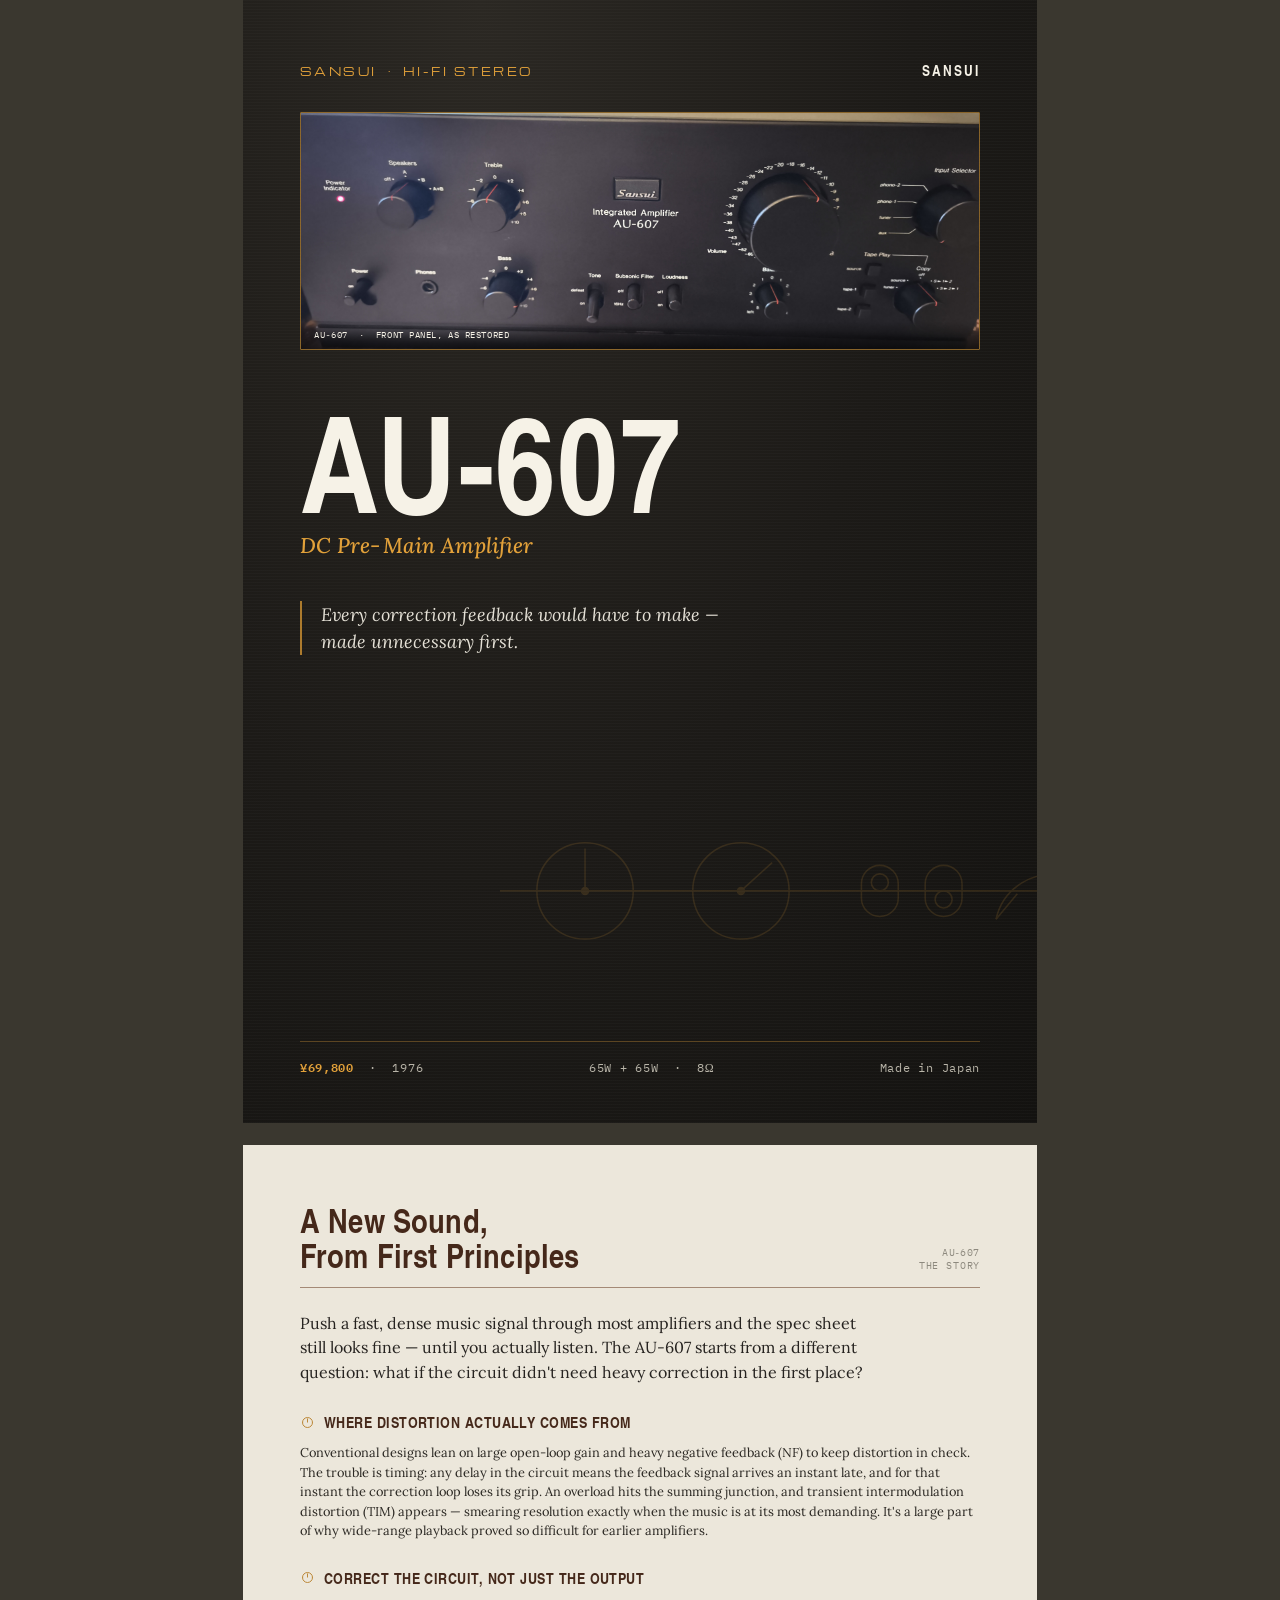
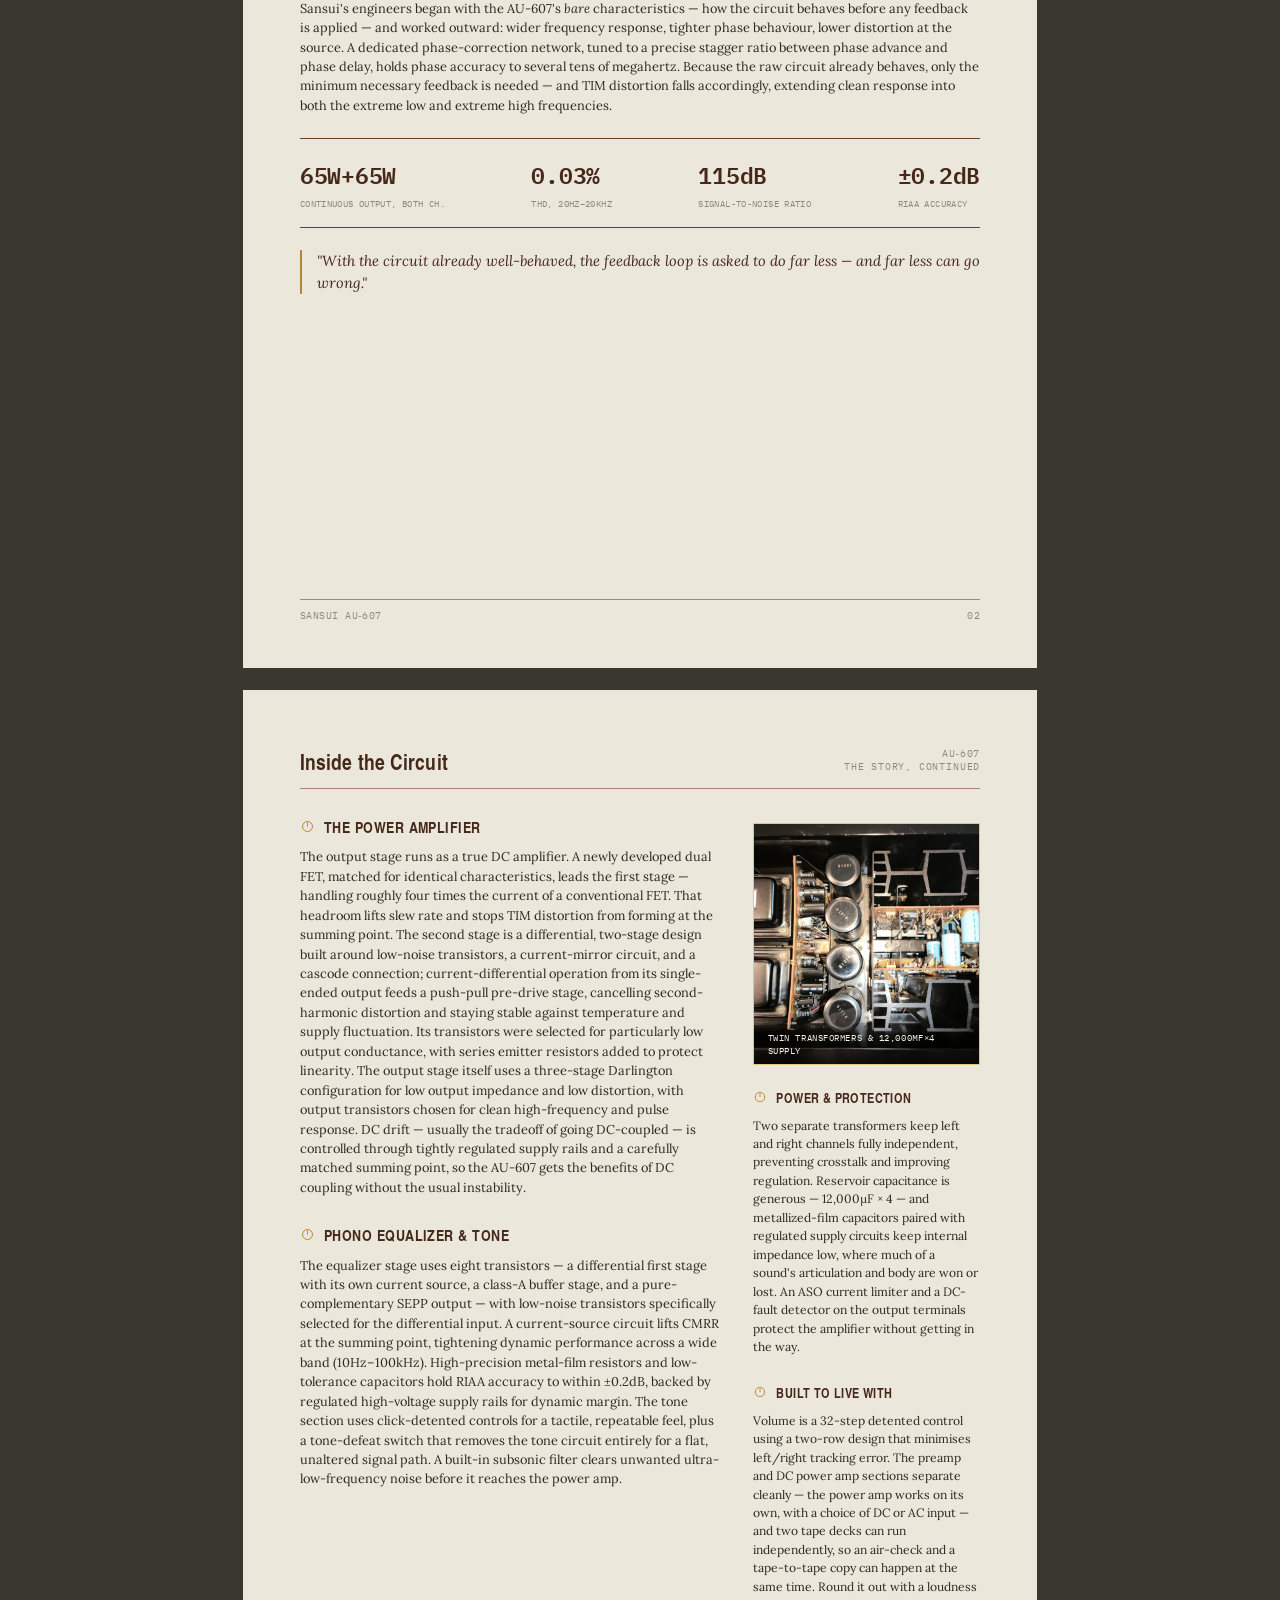
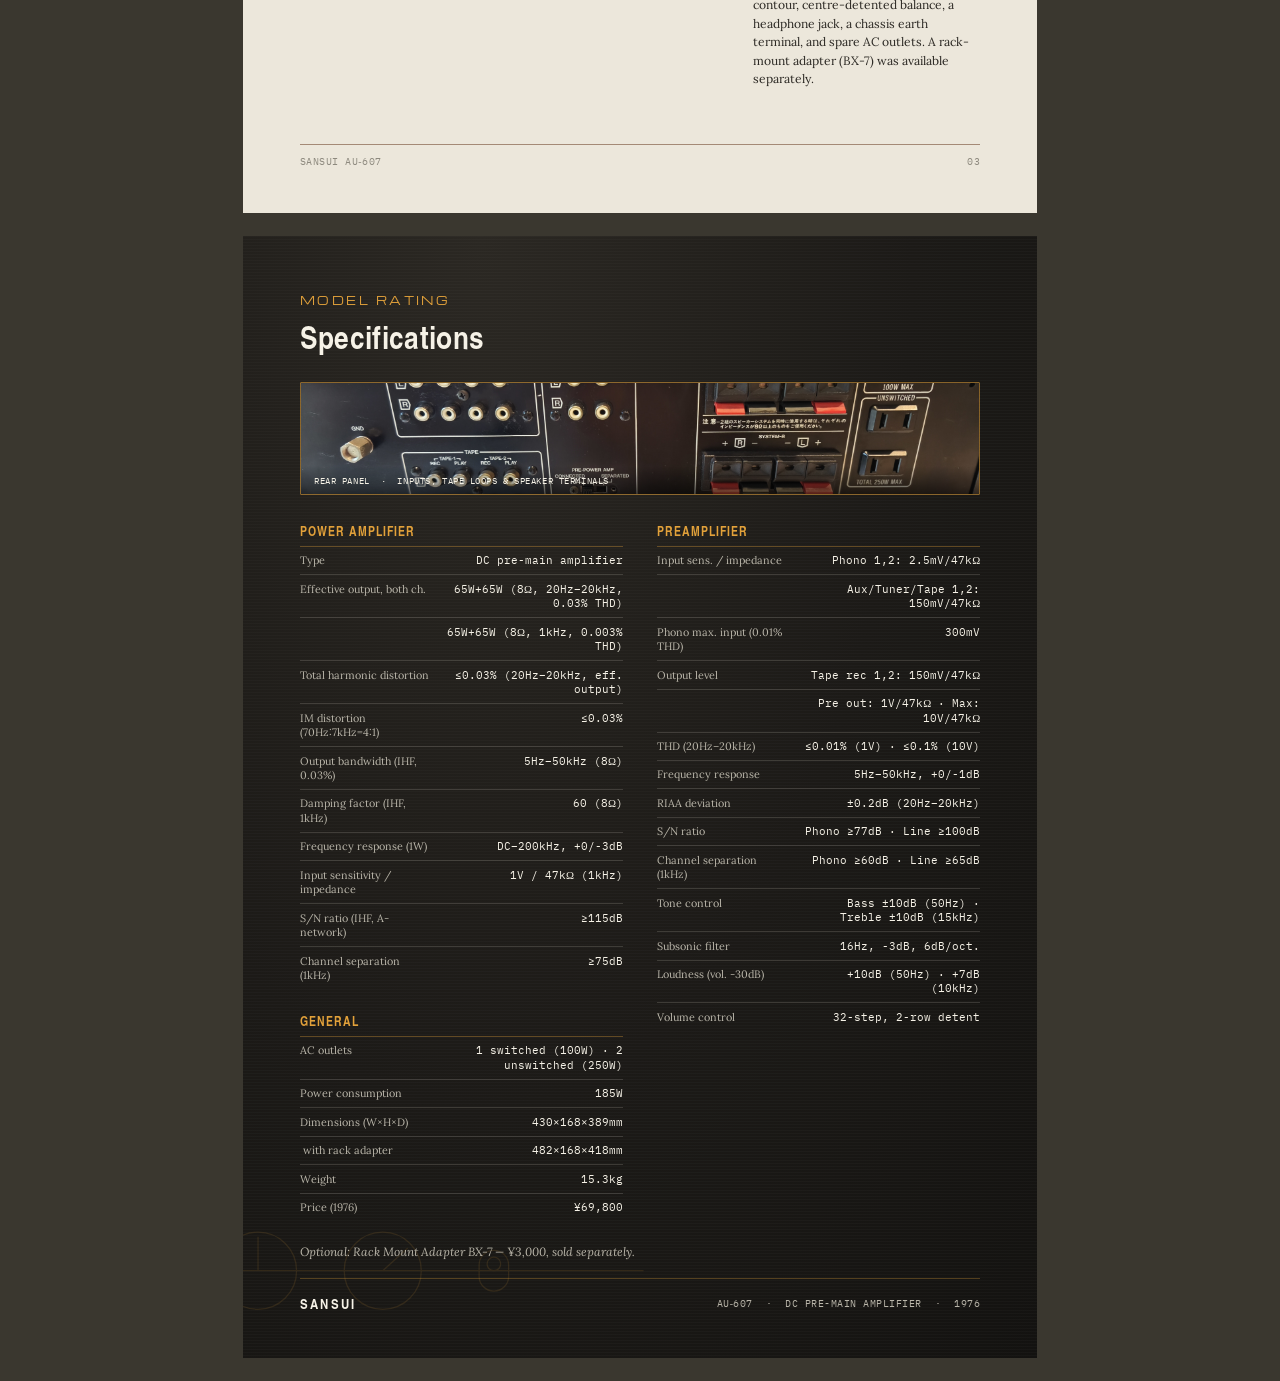
<file: Brochures/au-607.html>
<!DOCTYPE html>
<html lang="en">
<head>
<meta charset="UTF-8">
<title>SANSUI AU-607 — Brochure</title>
<style>

  :root{
    --ink:        #1C1A17;
    --ink-2:      #262320;
    --paper:      #ECE7DB;
    --cream:      #F6F2E7;
    --walnut:     #6B3F26;
    --walnut-dk:  #45281A;
    --amber:      #E2A13A;
    --amber-dim:  #B9832F;
    --steel:      #8D897E;
    --steel-lt:   #B9B5A9;
    --line-on-dark: rgba(236,231,219,0.16);
  }

  @font-face{ font-family:'AU607 Display'; src:url('fonts/texgyreheroscn-regular.otf') format('opentype'); font-weight:400; font-style:normal; }
  @font-face{ font-family:'AU607 Display'; src:url('fonts/texgyreheroscn-bold.otf') format('opentype'); font-weight:700; font-style:normal; }
  @font-face{ font-family:'AU607 Body'; src:url('fonts/Lora-Regular-static.ttf') format('truetype'); font-weight:400; font-style:normal; }
  @font-face{ font-family:'AU607 Body'; src:url('fonts/Lora-Medium-static.ttf') format('truetype'); font-weight:500; font-style:normal; }
  @font-face{ font-family:'AU607 Body'; src:url('fonts/Lora-Bold-static.ttf') format('truetype'); font-weight:700; font-style:normal; }
  @font-face{ font-family:'AU607 Body'; src:url('fonts/Lora-Italic-static.ttf') format('truetype'); font-weight:400; font-style:italic; }
  @font-face{ font-family:'AU607 Body'; src:url('fonts/Lora-MediumItalic-static.ttf') format('truetype'); font-weight:500; font-style:italic; }
  @font-face{ font-family:'AU607 Mono'; src:url('fonts/IBMPlexMono-Regular.ttf') format('truetype'); font-weight:400; font-style:normal; }
  @font-face{ font-family:'AU607 Mono'; src:url('fonts/IBMPlexMono-Medium.ttf') format('truetype'); font-weight:500; font-style:normal; }
  @font-face{ font-family:'AU607 Mono'; src:url('fonts/IBMPlexMono-SemiBold.ttf') format('truetype'); font-weight:600; font-style:normal; }
  @font-face{ font-family:'AU607 Accent'; src:url('fonts/Michroma-Regular.ttf') format('truetype'); font-weight:400; font-style:normal; }

  *{ box-sizing:border-box; margin:0; padding:0; }

  html,body{
    background:#3a372f;
  }

  body{
    font-family:'AU607 Body', Georgia, serif;
    color:var(--ink);
  }

  .dial{ display:inline-block; vertical-align:-3px; flex:none; }

  /* ============ PAGE / SHEET FRAME ============ */
  .sheet{
    width:210mm;
    height:297mm;
    position:relative;
    overflow:hidden;
    page-break-after:always;
    margin:0 auto 6mm auto;
    background:var(--paper);
  }
  .sheet:last-child{ page-break-after:auto; }

  .sheet .content{
    position:relative;
    z-index:2;
    height:100%;
    display:flex;
    flex-direction:column;
  }

  /* brushed-aluminum texture for dark panels */
  .dark{
    background:
      repeating-linear-gradient(180deg,
        rgba(255,255,255,0.020) 0px,
        rgba(255,255,255,0.020) 1px,
        rgba(0,0,0,0) 1px,
        rgba(0,0,0,0) 3px),
      radial-gradient(ellipse at 30% 0%, #2b2823 0%, var(--ink) 55%, #131210 100%);
    color:var(--cream);
  }

  .eyebrow{
    font-family:'AU607 Accent', sans-serif;
    font-size:8.4pt;
    letter-spacing:0.22em;
    text-transform:uppercase;
    color:var(--amber);
  }

  .rule{
    height:1px;
    background:var(--walnut);
    opacity:0.55;
    width:100%;
  }
  .dark .rule{ background:var(--amber-dim); opacity:0.4; }

  /* ============ PHOTO FRAMES (actual images) ============ */
  .photo-frame{
    position:relative;
    overflow:hidden;
    border-radius:1px;
    border:1px solid rgba(226,161,58,0.55);
  }
  .photo-frame img{
    width:100%;
    height:100%;
    object-fit:cover;
    display:block;
  }
  .photo-frame .cap{
    position:absolute;
    left:0; right:0; bottom:0;
    padding:2mm 3.5mm;
    background:linear-gradient(0deg, rgba(0,0,0,0.62) 0%, rgba(0,0,0,0) 100%);
    font-family:'AU607 Mono', monospace;
    font-size:7pt;
    letter-spacing:0.06em;
    text-transform:uppercase;
    color:#F6F2E7;
  }

  /* ============ PHOTO SLOTS ============ */
  .photo-slot{
    border:1.4px dashed var(--amber-dim);
    background:repeating-linear-gradient(135deg, rgba(107,63,38,0.05) 0px, rgba(107,63,38,0.05) 6px, transparent 6px, transparent 12px);
    display:flex;
    flex-direction:column;
    align-items:center;
    justify-content:center;
    gap:6px;
    color:var(--steel);
    text-align:center;
    border-radius:2px;
  }
  .dark .photo-slot{
    border-color:rgba(226,161,58,0.55);
    background:repeating-linear-gradient(135deg, rgba(236,231,219,0.035) 0px, rgba(236,231,219,0.035) 6px, transparent 6px, transparent 12px);
    color:var(--steel-lt);
  }
  .photo-slot .ph-label{
    font-family:'AU607 Mono', monospace;
    font-size:8pt;
    letter-spacing:0.08em;
    text-transform:uppercase;
  }
  .photo-slot .ph-sub{
    font-family:'AU607 Mono', monospace;
    font-size:7pt;
    color:var(--steel);
    opacity:0.8;
  }
  .dark .photo-slot .ph-sub{ color:var(--steel-lt); opacity:0.7; }

  /* ============ FRONT COVER ============ */
  .front .content{ padding:16mm 15mm 12mm 15mm; }

  .front-top{
    display:flex;
    justify-content:space-between;
    align-items:center;
  }
  .front-top .mark{
    font-family:'AU607 Display', sans-serif;
    font-weight:700;
    font-size:11pt;
    letter-spacing:0.14em;
    color:var(--cream);
  }

  .front-photo{
    margin-top:8mm;
    width:100%;
    height:63mm;
    flex:none;
  }

  .front-title{
    margin-top:14mm;
    text-align:left;
  }
  .front-title .model{
    font-family:'AU607 Display', sans-serif;
    font-weight:700;
    font-size:100pt;
    line-height:0.86;
    letter-spacing:0.01em;
    color:var(--cream);
  }
  .front-title .kind{
    margin-top:4mm;
    font-family:'AU607 Body';
    font-style:italic;
    font-weight:500;
    font-size:16pt;
    color:var(--amber);
  }

  .front-tagline{
    margin-top:11mm;
    max-width:130mm;
    font-family:'AU607 Body';
    font-style:italic;
    font-size:13.5pt;
    line-height:1.5;
    color:var(--cream);
    opacity:0.92;
    border-left:2px solid var(--amber-dim);
    padding-left:5mm;
  }

  .front-bottom{
    margin-top:auto;
    padding-top:7mm;
  }
  .front-meta{
    display:flex;
    justify-content:space-between;
    align-items:baseline;
    font-family:'AU607 Mono';
    font-size:9pt;
    letter-spacing:0.06em;
    color:var(--steel-lt);
    margin-top:4mm;
  }
  .front-meta b{ color:var(--amber); font-weight:600; }

  /* ============ INSIDE SPREAD ============ */
  .inside .content{ padding:15mm 15mm 12mm 15mm; }

  .inside-header{
    display:flex;
    justify-content:space-between;
    align-items:flex-end;
  }
  .inside-header h1{
    font-family:'AU607 Display', sans-serif;
    font-weight:700;
    font-size:25pt;
    letter-spacing:0.005em;
    color:var(--walnut-dk);
    line-height:1.05;
    max-width:120mm;
  }
  .running-head{
    font-family:'AU607 Mono';
    font-size:7.6pt;
    letter-spacing:0.08em;
    color:var(--steel);
    text-transform:uppercase;
    text-align:right;
  }

  .lede{
    margin-top:6mm;
    font-size:12pt;
    line-height:1.55;
    max-width:150mm;
    color:var(--ink-2);
  }
  .lede .drop{
    font-family:'AU607 Display', sans-serif;
    font-weight:700;
    font-size:1.9em;
    color:var(--walnut);
    line-height:0;
    padding-right:1px;
  }

  .section{ margin-top:7mm; }
  .section h2{
    display:flex;
    align-items:center;
    gap:2.4mm;
    font-family:'AU607 Display', sans-serif;
    font-weight:700;
    font-size:11.5pt;
    letter-spacing:0.03em;
    text-transform:uppercase;
    color:var(--walnut-dk);
  }
  .section h2 .dial{ color:var(--amber-dim); }
  .section p{
    margin-top:2.6mm;
    font-size:9.6pt;
    line-height:1.52;
    color:#2c2924;
  }

  .stat-strip{
    margin-top:6mm;
    border-top:1px solid var(--walnut);
    border-bottom:1px solid var(--walnut);
    padding:4.5mm 0;
    display:flex;
    justify-content:space-between;
    gap:4mm;
  }
  .stat{ text-align:left; }
  .stat .num{
    font-family:'AU607 Mono';
    font-weight:600;
    font-size:17pt;
    color:var(--walnut-dk);
    letter-spacing:-0.01em;
  }
  .stat .lbl{
    margin-top:1mm;
    font-family:'AU607 Mono';
    font-size:7pt;
    letter-spacing:0.04em;
    text-transform:uppercase;
    color:var(--steel);
  }

  .cols{
    display:flex;
    gap:9mm;
    margin-top:2mm;
    align-items:flex-start;
  }
  .col{ flex:1 1 0; min-width:0; }

  .side-photo{ margin-top:7mm; height:64mm; }

  .pull{
    margin-top:6mm;
    font-family:'AU607 Body';
    font-style:italic;
    font-size:11pt;
    line-height:1.48;
    color:var(--walnut-dk);
    padding-left:4mm;
    border-left:2px solid var(--amber-dim);
  }

  .inside-footer{
    margin-top:auto;
    padding-top:5mm;
  }
  .inside-footer .rule{ margin-bottom:2.6mm; }
  .foot-row{
    display:flex;
    justify-content:space-between;
    font-family:'AU607 Mono';
    font-size:7.4pt;
    letter-spacing:0.05em;
    color:var(--steel);
    text-transform:uppercase;
  }

  /* ============ BACK COVER / SPECS ============ */
  .back .content{ padding:15mm 15mm 12mm 15mm; }

  .back-header{
    display:flex;
    justify-content:space-between;
    align-items:flex-start;
  }
  .back-header h1{
    font-family:'AU607 Display', sans-serif;
    font-weight:700;
    font-size:24pt;
    letter-spacing:0.01em;
    color:var(--cream);
  }
  .back-header .eyebrow{ display:block; margin-bottom:1.5mm; }

  .back-photo{
    margin-top:6mm;
    width:100%;
    height:63mm;
  }

  .spec-grid{
    margin-top:7mm;
    display:flex;
    gap:9mm;
  }
  .spec-col{ flex:1 1 0; min-width:0; }

  .spec-block + .spec-block{ margin-top:6mm; }
  .spec-block h3{
    font-family:'AU607 Display', sans-serif;
    font-weight:700;
    font-size:9.6pt;
    letter-spacing:0.08em;
    text-transform:uppercase;
    color:var(--amber);
    padding-bottom:1.6mm;
    border-bottom:1px solid rgba(226,161,58,0.35);
  }

  .spec-row{
    display:flex;
    justify-content:space-between;
    gap:4mm;
    padding:1.7mm 0;
    border-bottom:1px solid var(--line-on-dark);
    font-size:8.1pt;
    line-height:1.35;
  }
  .spec-row:last-child{ border-bottom:none; }
  .spec-row .k{
    font-family:'AU607 Body';
    color:var(--steel-lt);
    flex:0 0 40%;
  }
  .spec-row .v{
    font-family:'AU607 Mono';
    color:var(--cream);
    text-align:right;
    flex:1 1 auto;
  }

  .back-bottom{
    margin-top:auto;
    padding-top:6mm;
  }
  .option-note{
    font-family:'AU607 Body';
    font-style:italic;
    font-size:9pt;
    color:var(--steel-lt);
  }
  .brand-bar{
    margin-top:5mm;
    padding-top:4mm;
    border-top:1px solid rgba(226,161,58,0.3);
    display:flex;
    justify-content:space-between;
    align-items:center;
  }
  .brand-bar .name{
    font-family:'AU607 Display', sans-serif;
    font-weight:700;
    font-size:10.5pt;
    letter-spacing:0.16em;
    color:var(--cream);
  }
  .brand-bar .tag{
    font-family:'AU607 Mono';
    font-size:7.4pt;
    letter-spacing:0.05em;
    color:var(--steel-lt);
    text-transform:uppercase;
  }

  /* schematic motif */
  .schematic{ position:absolute; opacity:0.5; z-index:1; }
  .front .schematic{ right:-8mm; bottom:20mm; width:150mm; opacity:0.14; }
  .back .schematic{ left:-14mm; bottom:-10mm; width:120mm; opacity:0.12; }

  @media print{
    html,body{ background:none; }
    .sheet{ margin:0; box-shadow:none; }
  }
  @page{ size:A4; margin:0; }
</style>
</head>
<body>

<!-- ============ FRONT COVER ============ -->
<section class="sheet front dark">
  <svg class="schematic" viewBox="0 0 400 220" xmlns="http://www.w3.org/2000/svg" fill="none" stroke="#E2A13A" stroke-width="1.1">
    <line x1="0" y1="110" x2="400" y2="110"/>
    <circle cx="60" cy="110" r="34"/>
    <line x1="60" y1="110" x2="60" y2="80" />
    <circle cx="60" cy="110" r="3" fill="#E2A13A" stroke="none"/>
    <circle cx="170" cy="110" r="34"/>
    <line x1="170" y1="110" x2="192" y2="90"/>
    <circle cx="170" cy="110" r="3" fill="#E2A13A" stroke="none"/>
    <rect x="255" y="92" width="26" height="36" rx="13"/>
    <circle cx="268" cy="104" r="6"/>
    <rect x="300" y="92" width="26" height="36" rx="13"/>
    <circle cx="313" cy="116" r="6"/>
    <path d="M 350 130 A 40 40 0 0 1 400 100"/>
    <line x1="350" y1="130" x2="365" y2="112"/>
  </svg>

  <div class="content">
    <div class="front-top">
      <span class="eyebrow">Sansui &nbsp;·&nbsp; Hi-Fi Stereo</span>
      <span class="mark">SANSUI</span>
    </div>

    <div class="front-photo photo-frame">
      <img src="img/front_crop.jpg" alt="Sansui AU-607 front panel">
      <span class="cap">AU&#8209;607 &nbsp;·&nbsp; Front panel, as restored</span>
    </div>

    <div class="front-title">
      <div class="model">AU&#8209;607</div>
      <div class="kind">DC Pre&#8209;Main Amplifier</div>
    </div>

    <div class="front-tagline">
      Every correction feedback would have to make —<br>
      made unnecessary first.
    </div>

    <div class="front-bottom">
      <div class="rule"></div>
      <div class="front-meta">
        <span><b>¥69,800</b> &nbsp;·&nbsp; 1976</span>
        <span>65W + 65W &nbsp;·&nbsp; 8&#937;</span>
        <span>Made in Japan</span>
      </div>
    </div>
  </div>
</section>

<!-- ============ INSIDE — LEFT ============ -->
<section class="sheet inside">
  <div class="content">
    <div class="inside-header">
      <h1>A New Sound,<br>From First Principles</h1>
      <div class="running-head">AU&#8209;607<br>The Story</div>
    </div>
    <div class="rule" style="margin-top:4mm;"></div>

    <p class="lede">Push a fast, dense music signal through most amplifiers and the spec sheet still looks fine — until you actually listen. The AU-607 starts from a different question: what if the circuit didn't need heavy correction in the first place?</p>

    <div class="section">
      <h2><svg class="dial" viewBox="0 0 24 24" width="15" height="15" fill="none" stroke="currentColor" stroke-width="1.5"><circle cx="12" cy="12" r="8"/><line x1="12" y1="12" x2="12" y2="5.5"/><line x1="19" y1="12" x2="20.3" y2="12"/><line x1="5" y1="12" x2="3.7" y2="12"/></svg>Where distortion actually comes from</h2>
      <p>Conventional designs lean on large open-loop gain and heavy negative feedback (NF) to keep distortion in check. The trouble is timing: any delay in the circuit means the feedback signal arrives an instant late, and for that instant the correction loop loses its grip. An overload hits the summing junction, and transient intermodulation distortion (TIM) appears — smearing resolution exactly when the music is at its most demanding. It's a large part of why wide-range playback proved so difficult for earlier amplifiers.</p>
    </div>

    <div class="section">
      <h2><svg class="dial" viewBox="0 0 24 24" width="15" height="15" fill="none" stroke="currentColor" stroke-width="1.5"><circle cx="12" cy="12" r="8"/><line x1="12" y1="12" x2="12" y2="5.5"/><line x1="19" y1="12" x2="20.3" y2="12"/><line x1="5" y1="12" x2="3.7" y2="12"/></svg>Correct the circuit, not just the output</h2>
      <p>Sansui's engineers began with the AU-607's <i>bare</i> characteristics — how the circuit behaves before any feedback is applied — and worked outward: wider frequency response, tighter phase behaviour, lower distortion at the source. A dedicated phase-correction network, tuned to a precise stagger ratio between phase advance and phase delay, holds phase accuracy to several tens of megahertz. Because the raw circuit already behaves, only the minimum necessary feedback is needed — and TIM distortion falls accordingly, extending clean response into both the extreme low and extreme high frequencies.</p>
    </div>

    <div class="stat-strip">
      <div class="stat"><div class="num">65W+65W</div><div class="lbl">Continuous output, both ch.</div></div>
      <div class="stat"><div class="num">0.03%</div><div class="lbl">THD, 20Hz–20kHz</div></div>
      <div class="stat"><div class="num">115dB</div><div class="lbl">Signal-to-noise ratio</div></div>
      <div class="stat"><div class="num">±0.2dB</div><div class="lbl">RIAA accuracy</div></div>
    </div>

    <div class="pull">"With the circuit already well-behaved, the feedback loop is asked to do far less — and far less can go wrong."</div>

    <div class="inside-footer">
      <div class="rule"></div>
      <div class="foot-row"><span>Sansui AU&#8209;607</span><span>02</span></div>
    </div>
  </div>
</section>

<!-- ============ INSIDE — RIGHT ============ -->
<section class="sheet inside">
  <div class="content">
    <div class="inside-header">
      <h1 style="font-size:16pt;">Inside the Circuit</h1>
      <div class="running-head">AU&#8209;607<br>The Story, Continued</div>
    </div>
    <div class="rule" style="margin-top:4mm;"></div>

    <div class="cols">
      <div class="col">
        <div class="section" style="margin-top:5mm;">
          <h2><svg class="dial" viewBox="0 0 24 24" width="15" height="15" fill="none" stroke="currentColor" stroke-width="1.5"><circle cx="12" cy="12" r="8"/><line x1="12" y1="12" x2="12" y2="5.5"/><line x1="19" y1="12" x2="20.3" y2="12"/><line x1="5" y1="12" x2="3.7" y2="12"/></svg>The power amplifier</h2>
          <p>The output stage runs as a true DC amplifier. A newly developed dual FET, matched for identical characteristics, leads the first stage — handling roughly four times the current of a conventional FET. That headroom lifts slew rate and stops TIM distortion from forming at the summing point. The second stage is a differential, two-stage design built around low-noise transistors, a current-mirror circuit, and a cascode connection; current-differential operation from its single-ended output feeds a push-pull pre-drive stage, cancelling second-harmonic distortion and staying stable against temperature and supply fluctuation. Its transistors were selected for particularly low output conductance, with series emitter resistors added to protect linearity. The output stage itself uses a three-stage Darlington configuration for low output impedance and low distortion, with output transistors chosen for clean high-frequency and pulse response. DC drift — usually the tradeoff of going DC-coupled — is controlled through tightly regulated supply rails and a carefully matched summing point, so the AU-607 gets the benefits of DC coupling without the usual instability.</p>
        </div>

        <div class="section">
          <h2><svg class="dial" viewBox="0 0 24 24" width="15" height="15" fill="none" stroke="currentColor" stroke-width="1.5"><circle cx="12" cy="12" r="8"/><line x1="12" y1="12" x2="12" y2="5.5"/><line x1="19" y1="12" x2="20.3" y2="12"/><line x1="5" y1="12" x2="3.7" y2="12"/></svg>Phono equalizer &amp; tone</h2>
          <p>The equalizer stage uses eight transistors — a differential first stage with its own current source, a class-A buffer stage, and a pure-complementary SEPP output — with low-noise transistors specifically selected for the differential input. A current-source circuit lifts CMRR at the summing point, tightening dynamic performance across a wide band (10Hz–100kHz). High-precision metal-film resistors and low-tolerance capacitors hold RIAA accuracy to within ±0.2dB, backed by regulated high-voltage supply rails for dynamic margin. The tone section uses click-detented controls for a tactile, repeatable feel, plus a tone-defeat switch that removes the tone circuit entirely for a flat, unaltered signal path. A built-in subsonic filter clears unwanted ultra-low-frequency noise before it reaches the power amp.</p>
        </div>
      </div>

      <div class="col" style="max-width:60mm;">
        <div class="side-photo photo-frame">
          <img src="img/inside.jpg" alt="Sansui AU-607 chassis interior — dual transformers and power supply capacitors">
          <span class="cap">Twin transformers &amp; 12,000&#956;F&#215;4 supply</span>
        </div>

        <div class="section" style="margin-top:6mm;">
          <h2 style="font-size:10pt;"><svg class="dial" viewBox="0 0 24 24" width="14" height="14" fill="none" stroke="currentColor" stroke-width="1.5"><circle cx="12" cy="12" r="8"/><line x1="12" y1="12" x2="12" y2="5.5"/><line x1="19" y1="12" x2="20.3" y2="12"/><line x1="5" y1="12" x2="3.7" y2="12"/></svg>Power &amp; protection</h2>
          <p style="font-size:9.1pt;">Two separate transformers keep left and right channels fully independent, preventing crosstalk and improving regulation. Reservoir capacitance is generous — 12,000μF × 4 — and metallized-film capacitors paired with regulated supply circuits keep internal impedance low, where much of a sound's articulation and body are won or lost. An ASO current limiter and a DC-fault detector on the output terminals protect the amplifier without getting in the way.</p>
        </div>

        <div class="section">
          <h2 style="font-size:10pt;"><svg class="dial" viewBox="0 0 24 24" width="14" height="14" fill="none" stroke="currentColor" stroke-width="1.5"><circle cx="12" cy="12" r="8"/><line x1="12" y1="12" x2="12" y2="5.5"/><line x1="19" y1="12" x2="20.3" y2="12"/><line x1="5" y1="12" x2="3.7" y2="12"/></svg>Built to live with</h2>
          <p style="font-size:9.1pt;">Volume is a 32-step detented control using a two-row design that minimises left/right tracking error. The preamp and DC power amp sections separate cleanly — the power amp works on its own, with a choice of DC or AC input — and two tape decks can run independently, so an air-check and a tape-to-tape copy can happen at the same time. Round it out with a loudness contour, centre-detented balance, a headphone jack, a chassis earth terminal, and spare AC outlets. A rack-mount adapter (BX-7) was available separately.</p>
        </div>
      </div>
    </div>

    <div class="inside-footer">
      <div class="rule"></div>
      <div class="foot-row"><span>Sansui AU&#8209;607</span><span>03</span></div>
    </div>
  </div>
</section>

<!-- ============ BACK COVER ============ -->
<section class="sheet back dark">
  <svg class="schematic" viewBox="0 0 400 220" xmlns="http://www.w3.org/2000/svg" fill="none" stroke="#E2A13A" stroke-width="1.1">
    <line x1="0" y1="110" x2="400" y2="110"/>
    <circle cx="60" cy="110" r="34"/>
    <line x1="60" y1="110" x2="60" y2="80" />
    <circle cx="170" cy="110" r="34"/>
    <line x1="170" y1="110" x2="192" y2="90"/>
    <rect x="255" y="92" width="26" height="36" rx="13"/>
    <circle cx="268" cy="104" r="6"/>
  </svg>

  <div class="content">
    <div class="back-header">
      <div>
        <span class="eyebrow">Model Rating</span>
        <h1>Specifications</h1>
      </div>
    </div>

    <div class="back-photo photo-frame">
      <img src="img/back_crop.jpg" alt="Sansui AU-607 rear panel connections">
      <span class="cap">Rear panel &nbsp;·&nbsp; Inputs, tape loops &amp; speaker terminals</span>
    </div>

    <div class="spec-grid">
      <div class="spec-col">
        <div class="spec-block">
          <h3>Power Amplifier</h3>
          <div class="spec-row"><span class="k">Type</span><span class="v">DC pre-main amplifier</span></div>
          <div class="spec-row"><span class="k">Effective output, both ch.</span><span class="v">65W+65W (8&#937;, 20Hz–20kHz, 0.03% THD)</span></div>
          <div class="spec-row"><span class="k">&nbsp;</span><span class="v">65W+65W (8&#937;, 1kHz, 0.003% THD)</span></div>
          <div class="spec-row"><span class="k">Total harmonic distortion</span><span class="v">≤0.03% (20Hz–20kHz, eff. output)</span></div>
          <div class="spec-row"><span class="k">IM distortion (70Hz:7kHz=4:1)</span><span class="v">≤0.03%</span></div>
          <div class="spec-row"><span class="k">Output bandwidth (IHF, 0.03%)</span><span class="v">5Hz–50kHz (8&#937;)</span></div>
          <div class="spec-row"><span class="k">Damping factor (IHF, 1kHz)</span><span class="v">60 (8&#937;)</span></div>
          <div class="spec-row"><span class="k">Frequency response (1W)</span><span class="v">DC–200kHz, +0/-3dB</span></div>
          <div class="spec-row"><span class="k">Input sensitivity / impedance</span><span class="v">1V / 47k&#937; (1kHz)</span></div>
          <div class="spec-row"><span class="k">S/N ratio (IHF, A-network)</span><span class="v">≥115dB</span></div>
          <div class="spec-row"><span class="k">Channel separation (1kHz)</span><span class="v">≥75dB</span></div>
        </div>

        <div class="spec-block">
          <h3>General</h3>
          <div class="spec-row"><span class="k">AC outlets</span><span class="v">1 switched (100W) · 2 unswitched (250W)</span></div>
          <div class="spec-row"><span class="k">Power consumption</span><span class="v">185W</span></div>
          <div class="spec-row"><span class="k">Dimensions (W×H×D)</span><span class="v">430×168×389mm</span></div>
          <div class="spec-row"><span class="k">&nbsp;with rack adapter</span><span class="v">482×168×418mm</span></div>
          <div class="spec-row"><span class="k">Weight</span><span class="v">15.3kg</span></div>
          <div class="spec-row"><span class="k">Price (1976)</span><span class="v">¥69,800</span></div>
        </div>
      </div>

      <div class="spec-col">
        <div class="spec-block">
          <h3>Preamplifier</h3>
          <div class="spec-row"><span class="k">Input sens. / impedance</span><span class="v">Phono 1,2: 2.5mV/47k&#937;</span></div>
          <div class="spec-row"><span class="k">&nbsp;</span><span class="v">Aux/Tuner/Tape 1,2: 150mV/47k&#937;</span></div>
          <div class="spec-row"><span class="k">Phono max. input (0.01% THD)</span><span class="v">300mV</span></div>
          <div class="spec-row"><span class="k">Output level</span><span class="v">Tape rec 1,2: 150mV/47k&#937;</span></div>
          <div class="spec-row"><span class="k">&nbsp;</span><span class="v">Pre out: 1V/47k&#937; · Max: 10V/47k&#937;</span></div>
          <div class="spec-row"><span class="k">THD (20Hz–20kHz)</span><span class="v">≤0.01% (1V) · ≤0.1% (10V)</span></div>
          <div class="spec-row"><span class="k">Frequency response</span><span class="v">5Hz–50kHz, +0/-1dB</span></div>
          <div class="spec-row"><span class="k">RIAA deviation</span><span class="v">±0.2dB (20Hz–20kHz)</span></div>
          <div class="spec-row"><span class="k">S/N ratio</span><span class="v">Phono ≥77dB · Line ≥100dB</span></div>
          <div class="spec-row"><span class="k">Channel separation (1kHz)</span><span class="v">Phono ≥60dB · Line ≥65dB</span></div>
          <div class="spec-row"><span class="k">Tone control</span><span class="v">Bass ±10dB (50Hz) · Treble ±10dB (15kHz)</span></div>
          <div class="spec-row"><span class="k">Subsonic filter</span><span class="v">16Hz, -3dB, 6dB/oct.</span></div>
          <div class="spec-row"><span class="k">Loudness (vol. -30dB)</span><span class="v">+10dB (50Hz) · +7dB (10kHz)</span></div>
          <div class="spec-row"><span class="k">Volume control</span><span class="v">32-step, 2-row detent</span></div>
        </div>
      </div>
    </div>

    <div class="back-bottom">
      <p class="option-note">Optional: Rack Mount Adapter BX-7 — ¥3,000, sold separately.</p>
      <div class="brand-bar">
        <span class="name">SANSUI</span>
        <span class="tag">AU&#8209;607 &nbsp;·&nbsp; DC Pre-Main Amplifier &nbsp;·&nbsp; 1976</span>
      </div>
    </div>
  </div>
</section>

</body>
</html>
</file>
